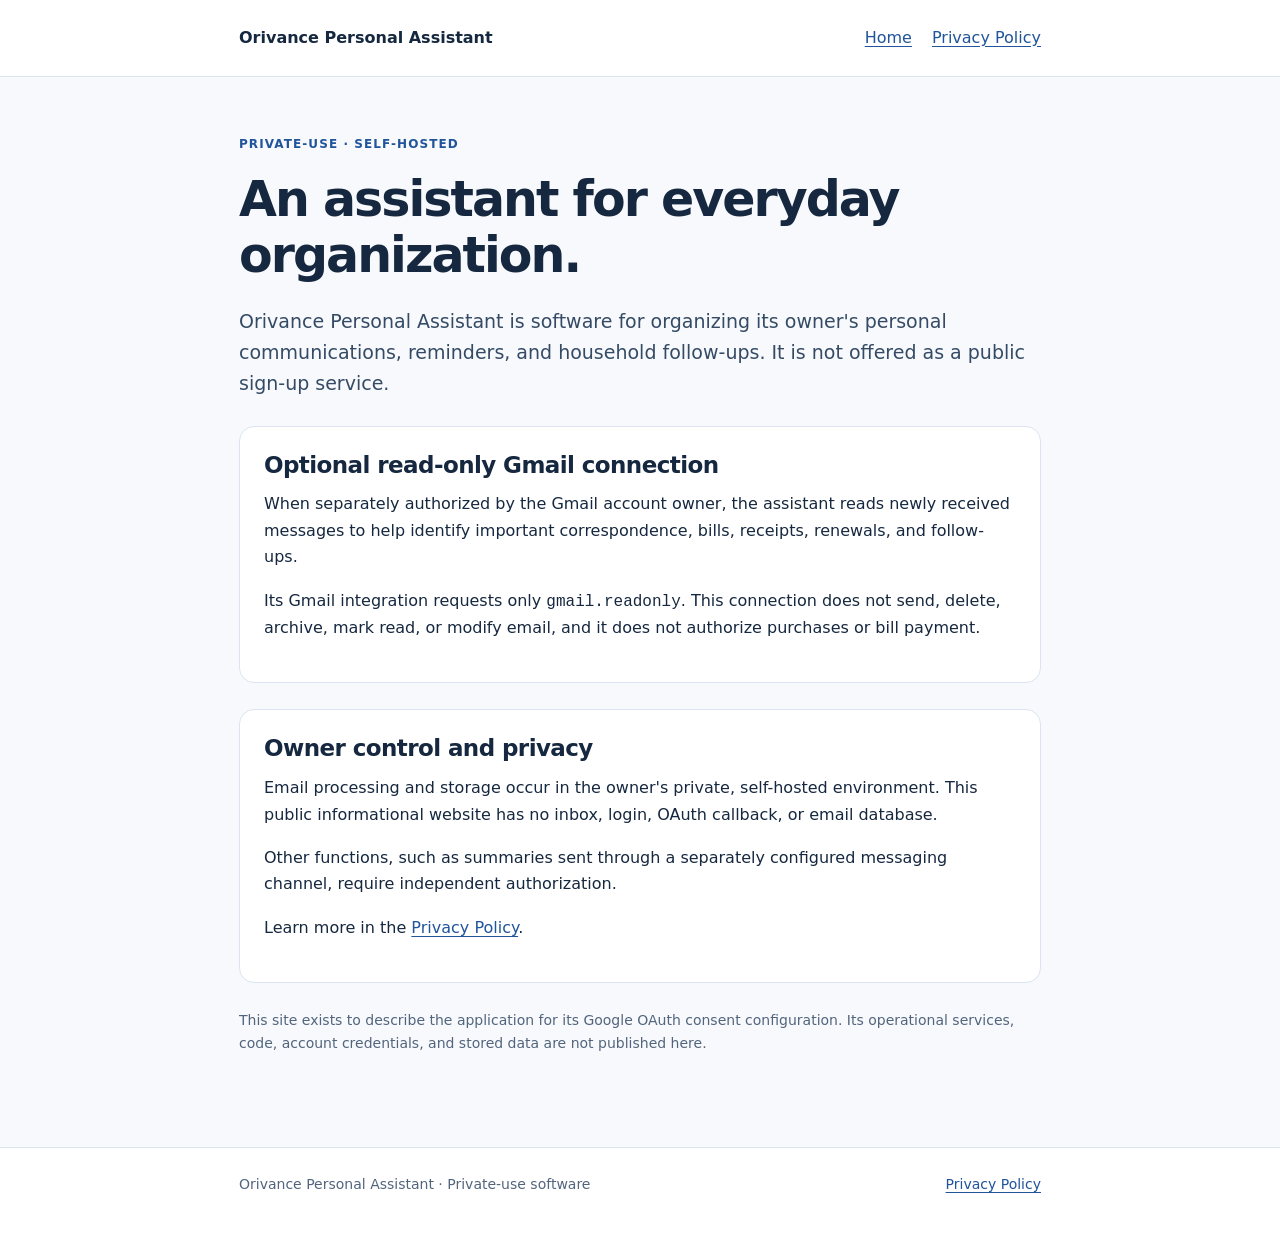
<file: index.html>
<!doctype html>
<html lang="en">
<head>
  <meta charset="utf-8">
  <meta name="viewport" content="width=device-width, initial-scale=1">
  <meta name="description" content="Orivance Personal Assistant is a private, self-hosted organization assistant with optional read-only Gmail access.">
  <title>Orivance Personal Assistant</title>
  <link rel="stylesheet" href="style.css">
</head>
<body>
  <header><nav class="wrap"><a class="brand" href="./">Orivance Personal Assistant</a><div><a href="./">Home</a><a href="privacy.html">Privacy Policy</a></div></nav></header>
  <main class="wrap">
    <p class="eyebrow">Private-use · Self-hosted</p>
    <h1>An assistant for everyday organization.</h1>
    <p class="lead">Orivance Personal Assistant is software for organizing its owner's personal communications, reminders, and household follow-ups. It is not offered as a public sign-up service.</p>
    <section class="panel">
      <h2>Optional read-only Gmail connection</h2>
      <p>When separately authorized by the Gmail account owner, the assistant reads newly received messages to help identify important correspondence, bills, receipts, renewals, and follow-ups.</p>
      <p>Its Gmail integration requests only <code>gmail.readonly</code>. This connection does not send, delete, archive, mark read, or modify email, and it does not authorize purchases or bill payment.</p>
    </section>
    <section class="panel">
      <h2>Owner control and privacy</h2>
      <p>Email processing and storage occur in the owner's private, self-hosted environment. This public informational website has no inbox, login, OAuth callback, or email database.</p>
      <p>Other functions, such as summaries sent through a separately configured messaging channel, require independent authorization.</p>
      <p>Learn more in the <a href="privacy.html">Privacy Policy</a>.</p>
    </section>
    <p class="note">This site exists to describe the application for its Google OAuth consent configuration. Its operational services, code, account credentials, and stored data are not published here.</p>
  </main>
  <footer><div class="wrap"><span>Orivance Personal Assistant · Private-use software</span><a href="privacy.html">Privacy Policy</a></div></footer>
</body>
</html>
</file>
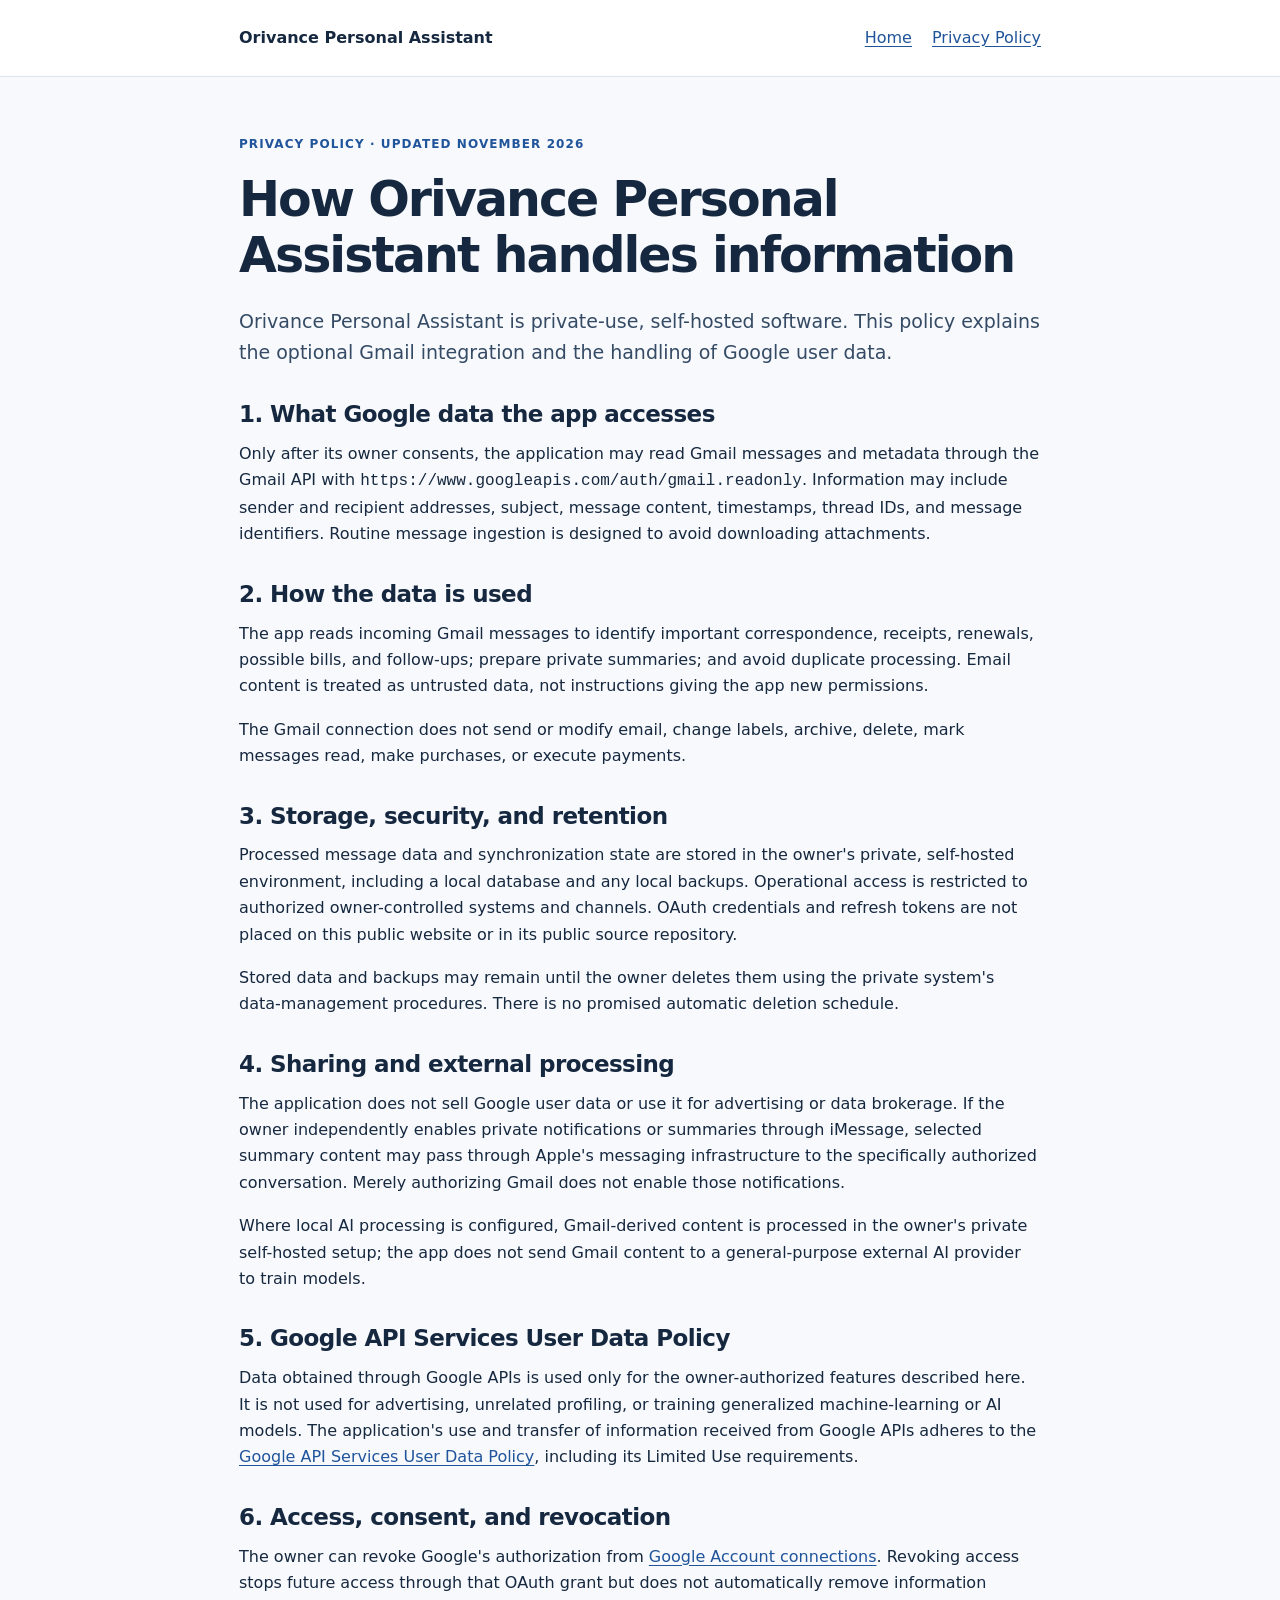
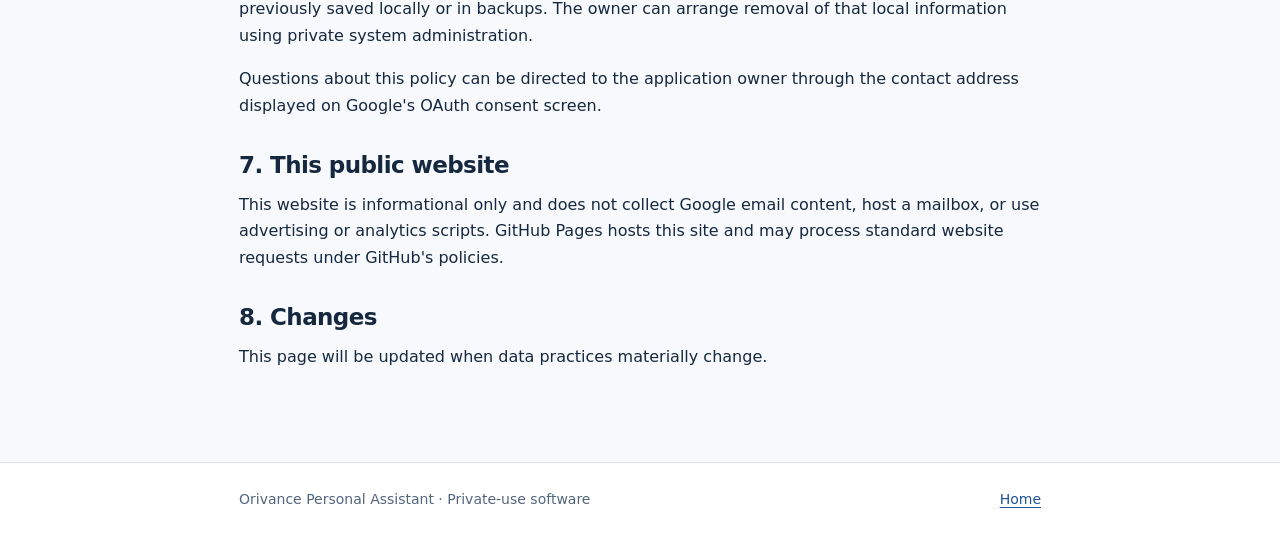
<file: privacy.html>
<!doctype html>
<html lang="en">
<head>
  <meta charset="utf-8">
  <meta name="viewport" content="width=device-width, initial-scale=1">
  <meta name="description" content="Privacy Policy for Orivance Personal Assistant, including read-only Google Gmail data access.">
  <title>Privacy Policy · Orivance Personal Assistant</title>
  <link rel="stylesheet" href="style.css">
</head>
<body>
  <header><nav class="wrap"><a class="brand" href="./">Orivance Personal Assistant</a><div><a href="./">Home</a><a href="privacy.html">Privacy Policy</a></div></nav></header>
  <main class="wrap">
    <p class="eyebrow">Privacy Policy · Updated November 2026</p>
    <h1>How Orivance Personal Assistant handles information</h1>
    <p class="lead">Orivance Personal Assistant is private-use, self-hosted software. This policy explains the optional Gmail integration and the handling of Google user data.</p>
    <h2>1. What Google data the app accesses</h2>
    <p>Only after its owner consents, the application may read Gmail messages and metadata through the Gmail API with <code>https://www.googleapis.com/auth/gmail.readonly</code>. Information may include sender and recipient addresses, subject, message content, timestamps, thread IDs, and message identifiers. Routine message ingestion is designed to avoid downloading attachments.</p>
    <h2>2. How the data is used</h2>
    <p>The app reads incoming Gmail messages to identify important correspondence, receipts, renewals, possible bills, and follow-ups; prepare private summaries; and avoid duplicate processing. Email content is treated as untrusted data, not instructions giving the app new permissions.</p>
    <p>The Gmail connection does not send or modify email, change labels, archive, delete, mark messages read, make purchases, or execute payments.</p>
    <h2>3. Storage, security, and retention</h2>
    <p>Processed message data and synchronization state are stored in the owner's private, self-hosted environment, including a local database and any local backups. Operational access is restricted to authorized owner-controlled systems and channels. OAuth credentials and refresh tokens are not placed on this public website or in its public source repository.</p>
    <p>Stored data and backups may remain until the owner deletes them using the private system's data-management procedures. There is no promised automatic deletion schedule.</p>
    <h2>4. Sharing and external processing</h2>
    <p>The application does not sell Google user data or use it for advertising or data brokerage. If the owner independently enables private notifications or summaries through iMessage, selected summary content may pass through Apple's messaging infrastructure to the specifically authorized conversation. Merely authorizing Gmail does not enable those notifications.</p>
    <p>Where local AI processing is configured, Gmail-derived content is processed in the owner's private self-hosted setup; the app does not send Gmail content to a general-purpose external AI provider to train models.</p>
    <h2>5. Google API Services User Data Policy</h2>
    <p>Data obtained through Google APIs is used only for the owner-authorized features described here. It is not used for advertising, unrelated profiling, or training generalized machine-learning or AI models. The application's use and transfer of information received from Google APIs adheres to the <a href="https://developers.google.com/terms/api-services-user-data-policy">Google API Services User Data Policy</a>, including its Limited Use requirements.</p>
    <h2>6. Access, consent, and revocation</h2>
    <p>The owner can revoke Google's authorization from <a href="https://myaccount.google.com/connections">Google Account connections</a>. Revoking access stops future access through that OAuth grant but does not automatically remove information previously saved locally or in backups. The owner can arrange removal of that local information using private system administration.</p>
    <p>Questions about this policy can be directed to the application owner through the contact address displayed on Google's OAuth consent screen.</p>
    <h2>7. This public website</h2>
    <p>This website is informational only and does not collect Google email content, host a mailbox, or use advertising or analytics scripts. GitHub Pages hosts this site and may process standard website requests under GitHub's policies.</p>
    <h2>8. Changes</h2>
    <p>This page will be updated when data practices materially change.</p>
  </main>
  <footer><div class="wrap"><span>Orivance Personal Assistant · Private-use software</span><a href="./">Home</a></div></footer>
</body>
</html>
</file>
<file: style.css>
:root{color-scheme:light;--bg:#f7f9fc;--ink:#16283f;--muted:#52657d;--line:#dbe4f0;--accent:#20549b}
*{box-sizing:border-box}html{scroll-behavior:smooth}body{margin:0;background:var(--bg);color:var(--ink);font:16px/1.65 system-ui,-apple-system,"Segoe UI",sans-serif}
.wrap{max-width:850px;margin:auto;padding-left:24px;padding-right:24px}header,footer{background:#fff;border-bottom:1px solid var(--line)}header nav{min-height:76px;display:flex;align-items:center;justify-content:space-between;gap:16px;flex-wrap:wrap}nav div{display:flex;gap:20px}a{color:var(--accent);text-underline-offset:3px}a:focus-visible{outline:3px solid #87afe6;outline-offset:3px}.brand{font-weight:760;color:var(--ink);text-decoration:none}
main{padding-top:58px;padding-bottom:75px}h1{font-size:clamp(31px,5vw,49px);letter-spacing:-.04em;line-height:1.14;margin:12px 0 22px}h2{font-size:23px;line-height:1.3;letter-spacing:-.025em;margin:32px 0 11px}p{margin:0 0 17px}.eyebrow{font-size:12px;font-weight:750;color:var(--accent);letter-spacing:.09em;text-transform:uppercase}.lead{font-size:19px;color:#354b65}.panel{background:#fff;border:1px solid var(--line);border-radius:15px;padding:24px;margin:26px 0}.panel h2:first-child{margin-top:0}.note{color:var(--muted);font-size:14px}footer{border-top:1px solid var(--line);border-bottom:0;padding:25px 0 40px;color:var(--muted);font-size:14px}footer .wrap{display:flex;justify-content:space-between;gap:15px;flex-wrap:wrap}code{overflow-wrap:anywhere}@media(max-width:550px){main{padding-top:42px}.panel{padding:19px}.wrap{padding-left:18px;padding-right:18px}}
</file>
